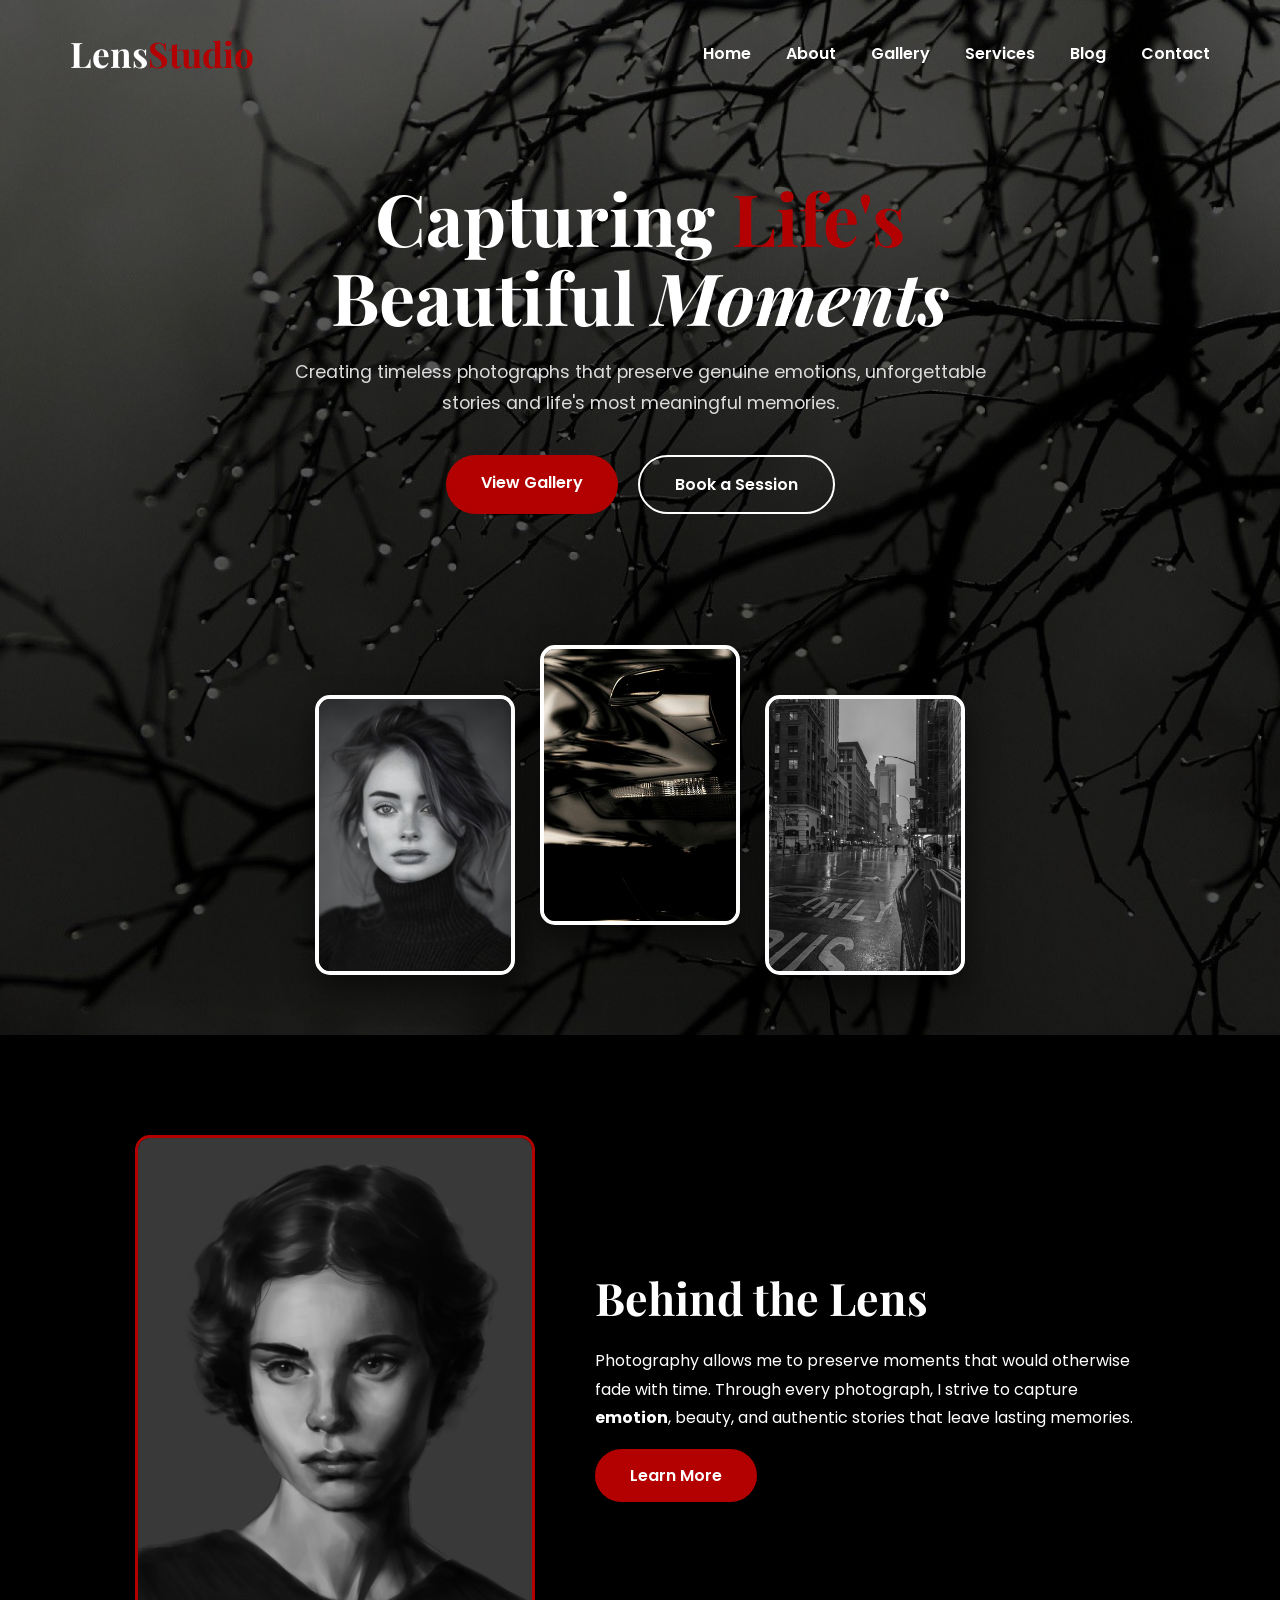
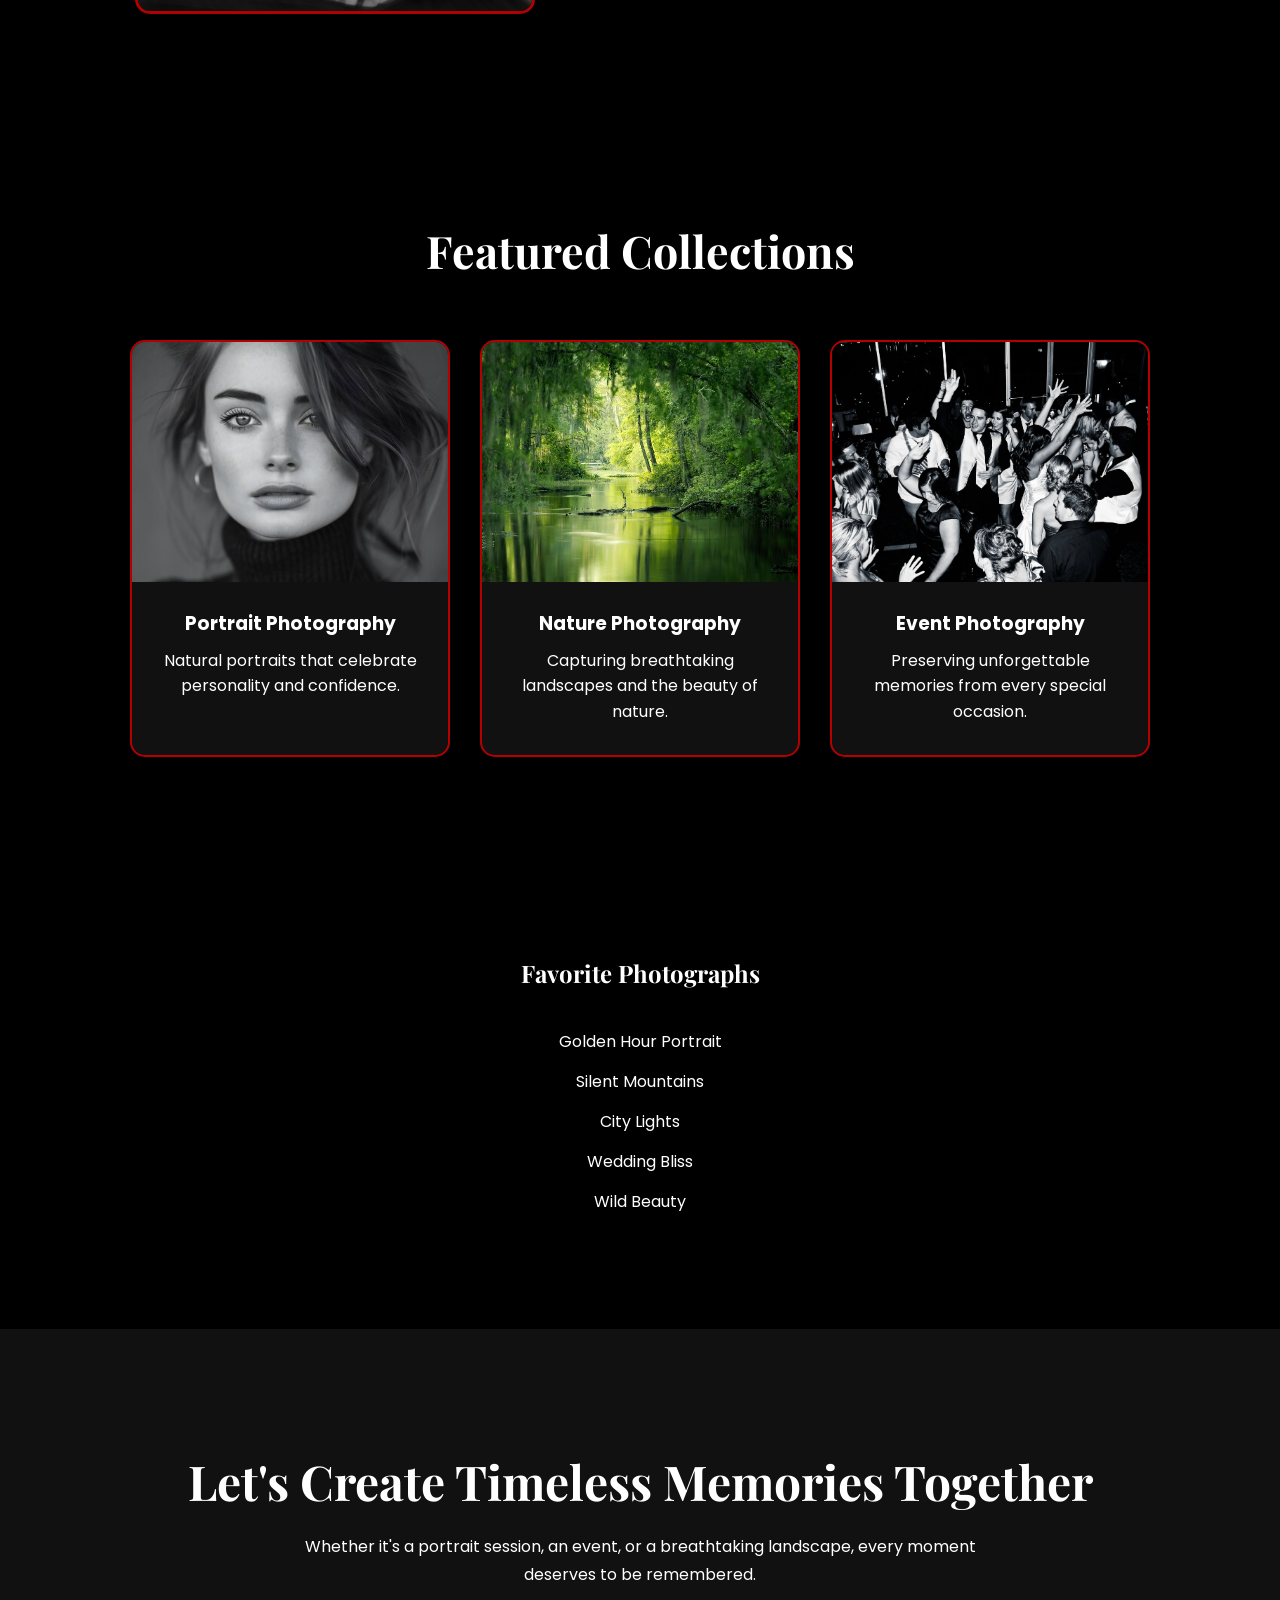
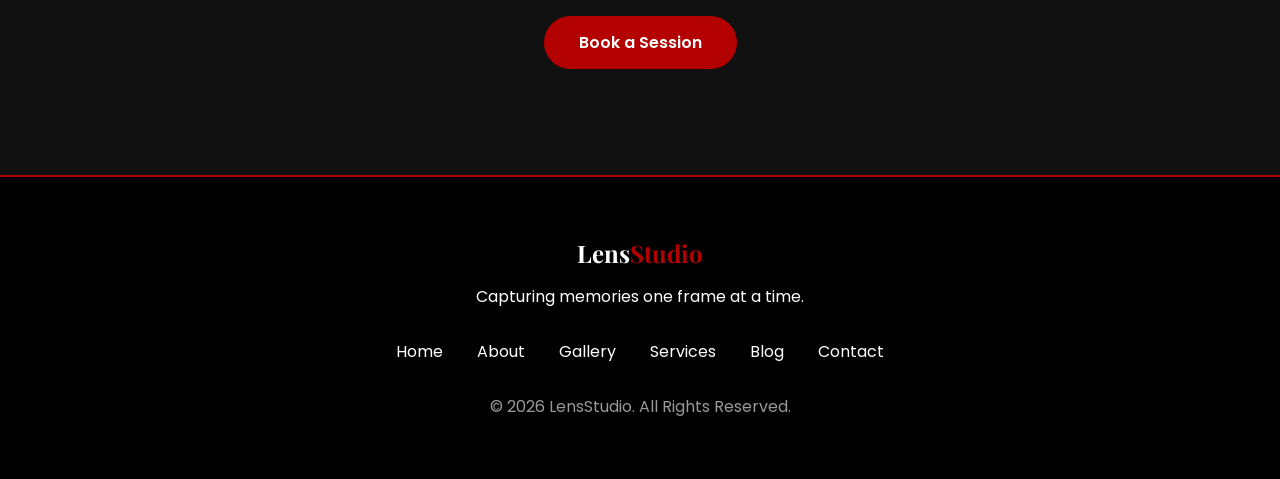
<file: index.html>
<!DOCTYPE html>
<html lang="en">
<head>
    <meta charset="UTF-8">
    <meta name="viewport" content="width=device-width, initial-scale=1.0">
    <title>Photography Portfolio</title>

    <link rel="stylesheet" href="style.css">

    <link rel="preconnect" href="https://fonts.googleapis.com">
    <link rel="preconnect" href="https://fonts.gstatic.com" crossorigin>

    <link href="https://fonts.googleapis.com/css2?family=Playfair+Display:wght@400;600;700&family=Poppins:wght@300;400;500;600&display=swap" rel="stylesheet">

</head>

<body>

<section class="hero">

<nav>

<div class="logo">
<h1>Lens<span>Studio</span></h1>
</div>

<ul>

<li><a href="index.html">Home</a></li>

<li><a href="about.html">About</a></li>

<li><a href="gallery.html">Gallery</a></li>

<li><a href="services.html">Services</a></li>

<li><a href="blog.html">Blog</a></li>

<li><a href="contact.html">Contact</a></li>

</ul>

</nav>


<div class="hero-content">

<h2>
Capturing
<strong>Life's</strong>
Beautiful
<em>Moments</em>
</h2>

<p>

Creating timeless photographs that preserve genuine emotions, unforgettable stories and life's most meaningful memories.

</p>

<div class="buttons">

<a href="gallery.html" class="btn">View Gallery</a>

<a href="contact.html" class="btn2">Book a Session</a>

</div>

</div>


<div class="image-container">

<img src="images/photo1.jpg" class="left" alt="Photography">

<img src="images/photo2.jpg" class="middle" alt="Photography">

<img src="images/photo3.jpg" class="right" alt="Photography">

</div>

</section>

<!-- About preview -->

<section class="about-preview">

    <div class="about-image">
        <img src="images/about.jpg" alt="Photographer">
    </div>

    <div class="about-text">
        <h2>Behind the Lens</h2>

        <p>
            Photography allows me to preserve moments that would otherwise fade with time.
            Through every photograph, I strive to capture <strong>emotion</strong>, beauty,
            and authentic stories that leave lasting memories.
        </p>

        <a href="about.html" class="btn">Learn More</a>
    </div>

</section>

<!-- Featured work -->

<section class="featured">

    <h2>Featured Collections</h2>

    <div class="featured-gallery">

        <div class="card">
            <img src="images/photo1.jpg" alt="Portrait">
            <h3>Portrait Photography</h3>
            <p>Natural portraits that celebrate personality and confidence.</p>
        </div>

        <div class="card">
            <img src="images/gallery2.jpg" alt="Nature">
            <h3>Nature Photography</h3>
            <p>Capturing breathtaking landscapes and the beauty of nature.</p>
        </div>

        <div class="card">
            <img src="images/service2.jpg" alt="Events">
            <h3>Event Photography</h3>
            <p>Preserving unforgettable memories from every special occasion.</p>
        </div>

    </div>

</section>

<!-- favourite photos -->

<section class="favorites">

    <h2>Favorite Photographs</h2>

    <ul>

        <li><a href="images/fav1.jpg" target="_blank">Golden Hour Portrait</a></li>

        <li><a href="images/fav2.jpg" target="_blank">Silent Mountains</a></li>

        <li><a href="images/fav3.jpg" target="_blank">City Lights</a></li>

        <li><a href="images/gallery3.jpg" target="_blank">Wedding Bliss</a></li>

        <li><a href="images/gallery6.jpg" target="_blank">Wild Beauty</a></li>

    </ul>

</section>

<!-- call to action -->

<section class="cta">

    <h2>Let's Create Timeless Memories Together</h2>

    <p>
        Whether it's a portrait session, an event, or a breathtaking landscape,
        every moment deserves to be remembered.
    </p>

    <a href="contact.html" class="btn">Book a Session</a>

</section>

<!-- footer -->

<footer>

    <h2>Lens<span>Studio</span></h2>

    <p>Capturing memories one frame at a time.</p>

    <div class="footer-links">

        <a href="index.html">Home</a>

        <a href="about.html">About</a>

        <a href="gallery.html">Gallery</a>

        <a href="services.html">Services</a>

        <a href="blog.html">Blog</a>

        <a href="contact.html">Contact</a>

    </div>

    <p class="copyright">
        © 2026 LensStudio. All Rights Reserved.
    </p>

</footer>

</body>
</html>
</file>
<file: style.css>
/* general styling */

*{
    margin:0;
    padding:0;
    box-sizing:border-box;
}

body{
    background:#000;
    color:#fff;
    font-family:'Poppins',sans-serif;
}

/* HERO */

.hero{
    min-height:115vh;
    background:
    linear-gradient(rgba(0,0,0,.65),rgba(0,0,0,.65)),
    url("images/hero.jpg");
    background-size:cover;
    background-position:center;
    background-repeat:no-repeat;

    display:grid;
    grid-template-rows:auto 1fr auto;
}

/* navigation */

nav{
    display:flex;
    justify-content:space-between;
    align-items:center;
    padding:30px 70px;
}

.logo h1{
    font-family:'Playfair Display',serif;
    font-size:2.2rem;
    color:#fff;
}

.logo span{
    color:#b30000;
}

nav ul{
    list-style:none;
    display:flex;
    gap:35px;
}

nav ul li a{
    color:#fff;
    text-decoration:none;
    font-weight:600;
    transition:.3s;
}

nav ul li a:hover{
    color:#b30000;
}

/* hero */

.hero-content{
    width:70%;
    max-width:850px;
    margin:auto;

    display:flex;
    flex-direction:column;
    align-items:center;
    justify-content:center;
    text-align:center;
}

.hero-content h2{
    font-family:'Playfair Display',serif;
    font-size:4.5rem;
    line-height:1.1;
    margin-bottom:20px;
}

.hero-content strong{
    color:#b30000;
}

.hero-content em{
    font-style:italic;
}

.hero-content p{
    font-size:1.1rem;
    color:#ddd;
    line-height:1.8;
    max-width:700px;
    margin-bottom:35px;
}

/* buttons */

.buttons{
    display:flex;
    gap:20px;
    margin-bottom:60px;
}

.btn,
.btn2{
    padding:15px 35px;
    border-radius:40px;
    text-decoration:none;
    font-weight:600;
    transition:.3s;
}

.btn{
    background:#b30000;
    color:white;
}

.btn:hover{
    background:white;
    color:black;
}

.btn2{
    color:white;
    border:2px solid white;
}

.btn2:hover{
    background:#b30000;
    border-color:#b30000;
}

/* floating images */

.image-container{
    display:flex;
    justify-content:center;
    align-items:flex-end;
    gap:25px;
    padding-bottom:40px;
}

.image-container img{
    width:200px;
    height:280px;
    object-fit:cover;
    border-radius:15px;
    border:4px solid white;
    box-shadow:0 15px 30px rgba(0,0,0,.5);
    transition:transform .3s ease;
}

.image-container img:hover{
    transform:scale(1.05);
}

.left,
.right{
    margin-bottom:20px;
}

.middle{
    width:260px;
    height:360px;
    margin-bottom:70px;
}

/* about-preview */

.about-preview{
    display:flex;
    justify-content:center;
    align-items:center;
    gap:60px;
    padding:100px 10%;
    background:#000;
}

.about-image img{
    width:400px;
    border-radius:15px;
    border:3px solid #b30000;
}

.about-text{
    max-width:550px;
}

.about-text h2{
    font-family:'Playfair Display', serif;
    font-size:2.8rem;
    margin-bottom:20px;
}

.about-text p{
    line-height:1.8;
    margin-bottom:30px;
}

/* featured */

.featured{
    padding:100px 10%;
    text-align:center;
}

.featured h2{
    font-family:'Playfair Display', serif;
    font-size:2.8rem;
    margin-bottom:60px;
}

.featured-gallery{
    display:flex;
    justify-content:center;
    gap:30px;
    flex-wrap:wrap;
}

.card{
    width:320px;
    background:#111;
    border-radius:15px;
    overflow:hidden;
    border:2px solid #b30000;
    transition:.3s;
}

.card:hover{
    transform:translateY(-10px);
}

.card img{
    width:100%;
    height:240px;
    object-fit:cover;
}

.card h3{
    margin:20px 0 10px;
}

.card p{
    padding:0 20px 30px;
    line-height:1.6;
}

/* favorites */

.favorites{
    padding:100px 10%;
    text-align:center;
}

.favorites h2{
    font-family:'Playfair Display', serif;
    margin-bottom:40px;
}

.favorites ul{
    list-style:none;
}

.favorites li{
    margin:15px 0;
}

.favorites a{
    color:white;
    text-decoration:none;
    transition:.3s;
}

.favorites a:hover{
    color:#b30000;
}

/* cta */

.cta{
    padding:120px 10%;
    text-align:center;
    background:#111;
}

.cta h2{
    font-family:'Playfair Display', serif;
    font-size:3rem;
    margin-bottom:20px;
}

.cta p{
    max-width:700px;
    margin:0 auto 40px;
    line-height:1.8;
}

/* footer */

footer{
    background:#000;
    text-align:center;
    padding:60px 20px;
    border-top:2px solid #b30000;
}

footer h2{
    font-family:'Playfair Display', serif;
    margin-bottom:15px;
}

footer span{
    color:#b30000;
}

.footer-links{
    margin:30px 0;
}

.footer-links a{
    color:white;
    text-decoration:none;
    margin:0 15px;
    transition:.3s;
}

.footer-links a:hover{
    color:#b30000;
}

.copyright{
    color:#999;
    margin-top:25px;
}

/* about hero */

.about-hero{
    background:
    linear-gradient(rgba(0,0,0,.7),rgba(0,0,0,.7)),
    url("images/about-banner.jpg");
    background-size:cover;
    background-position:center;
    text-align:center;
    padding:140px 10%;
}

.about-hero h1{
    font-family:'Playfair Display',serif;
    font-size:4rem;
    color:#fff;
    margin-bottom:20px;
}

.about-hero p{
    max-width:750px;
    margin:auto;
    line-height:1.8;
    color:#ddd;
    font-size:1.1rem;
}

/* about main */

.about-main{
    display:flex;
    justify-content:center;
    align-items:center;
    gap:70px;
    padding:100px 10%;
    background:#000;
    flex-wrap:wrap;
}

.about-photo img{
    width:420px;
    max-width:100%;
    border-radius:15px;
    border:3px solid #b30000;
    box-shadow:0 15px 35px rgba(0,0,0,.5);
}

.about-info{
    max-width:600px;
}

.about-info h2{
    font-family:'Playfair Display',serif;
    font-size:2.8rem;
    margin-bottom:25px;
}

.about-info p{
    line-height:1.9;
    color:#ddd;
    margin-bottom:20px;
}

/* skills */

.skills{
    padding:100px 10%;
    text-align:center;
}

.skills h2{
    font-family:'Playfair Display',serif;
    font-size:2.8rem;
    margin-bottom:60px;
}

.skills-container{
    display:flex;
    justify-content:center;
    gap:30px;
    flex-wrap:wrap;
}

.skill-card{
    width:320px;
    background:#111;
    border:2px solid #b30000;
    border-radius:15px;
    padding:40px 25px;
    transition:.3s;
}

.skill-card:hover{
    transform:translateY(-10px);
}

.skill-card h3{
    margin-bottom:20px;
    color:#b30000;
}

.skill-card p{
    line-height:1.7;
}

/* quote */

.quote{
    padding:120px 10%;
    background:#111;
    text-align:center;
}

.quote h2{
    font-family:'Playfair Display',serif;
    font-size:2.8rem;
    font-style:italic;
    max-width:900px;
    margin:auto;
    color:#fff;
}

/* gallery-hero */

.gallery-hero{
    background:linear-gradient(rgba(0,0,0,.7),rgba(0,0,0,.7)),
    url("images/gallery-banner.jpg");
    background-size:cover;
    background-position:center;
    text-align:center;
    padding:140px 10%;
}

.gallery-hero h1{
    font-family:'Playfair Display',serif;
    font-size:4rem;
    margin-bottom:20px;
}

.gallery-hero p{
    max-width:700px;
    margin:auto;
    color:#ddd;
    line-height:1.8;
}

/* gallery */

.gallery-section{
    padding:100px 8%;
    background:#000;
}

.gallery-section h2{
    text-align:center;
    font-family:'Playfair Display',serif;
    font-size:2.8rem;
    margin-bottom:60px;
}

.gallery-grid{
    display:grid;
    grid-template-columns:repeat(auto-fit,minmax(280px,1fr));
    gap:25px;
}

.gallery-item{
    overflow:hidden;
    border-radius:15px;
    border:2px solid #b30000;
}

.gallery-item img{
    width:100%;
    height:320px;
    object-fit:cover;
    transition:.4s;
    display:block;
}

.gallery-item:hover img{
    transform:scale(1.08);
}

/* quote */

.gallery-quote{
    background:#111;
    text-align:center;
    padding:100px 10%;
}

.gallery-quote h2{
    font-family:'Playfair Display',serif;
    font-size:2.5rem;
    font-style:italic;
}

/* services-hero */

.services-hero{
    background:
    linear-gradient(rgba(0,0,0,.7),rgba(0,0,0,.7)),
    url("images/services-banner.jpg");
    background-size:cover;
    background-position:center;
    text-align:center;
    padding:140px 10%;
}

.services-hero h1{
    font-family:'Playfair Display',serif;
    font-size:4rem;
    margin-bottom:20px;
}

.services-hero p{
    max-width:700px;
    margin:auto;
    line-height:1.8;
    color:#ddd;
}

/* services */

.services{
    padding:100px 8%;
}

.services h2{
    text-align:center;
    font-family:'Playfair Display',serif;
    font-size:2.8rem;
    margin-bottom:60px;
}

.services-container{
    display:grid;
    grid-template-columns:repeat(auto-fit,minmax(300px,1fr));
    gap:30px;
}

.service-card{
    background:#111;
    border:2px solid #b30000;
    border-radius:15px;
    overflow:hidden;
    transition:.3s;
}

.service-card:hover{
    transform:translateY(-10px);
}

.service-card img{
    width:100%;
    height:230px;
    object-fit:cover;
}

.service-card h3{
    color:#b30000;
    padding:20px 20px 10px;
}

.service-card p{
    padding:0 20px 30px;
    line-height:1.7;
}

/* booking */

.booking{
    background:#111;
    text-align:center;
    padding:100px 10%;
}

.booking h2{
    font-family:'Playfair Display',serif;
    font-size:2.8rem;
    margin-bottom:20px;
}

.booking p{
    max-width:650px;
    margin:0 auto 35px;
    line-height:1.8;
}

/* blog hero */

.blog-hero{
    background:
    linear-gradient(rgba(0,0,0,.7),rgba(0,0,0,.7)),
    url("images/blog-banner.jpg");
    background-size:cover;
    background-position:center;
    text-align:center;
    padding:140px 10%;
}

.blog-hero h1{
    font-family:'Playfair Display',serif;
    font-size:4rem;
    margin-bottom:20px;
}

.blog-hero p{
    max-width:700px;
    margin:auto;
    line-height:1.8;
    color:#ddd;
}

/* blog posts */

.blog-posts{
    padding:100px 8%;
}

.blog-posts h2{
    text-align:center;
    font-family:'Playfair Display',serif;
    font-size:2.8rem;
    margin-bottom:60px;
}

.posts-container{
    display:grid;
    grid-template-columns:repeat(auto-fit,minmax(320px,1fr));
    gap:30px;
}

.post-card{
    background:#111;
    border:2px solid #b30000;
    border-radius:15px;
    overflow:hidden;
    transition:.3s;
}

.post-card:hover{
    transform:translateY(-10px);
}

.post-card img{
    width:100%;
    height:230px;
    object-fit:cover;
}

.post-card h3{
    color:#b30000;
    padding:20px;
}

.post-card p{
    padding:0 20px 20px;
    line-height:1.7;
}

.post-card a{
    display:inline-block;
    margin:0 20px 25px;
    color:#fff;
    text-decoration:none;
    font-weight:bold;
    transition:.3s;
}

.post-card a:hover{
    color:#b30000;
}

/* tips */

.tips{
    background:#111;
    padding:100px 10%;
}

.tips h2{
    text-align:center;
    font-family:'Playfair Display',serif;
    font-size:2.8rem;
    margin-bottom:40px;
}

.tips ul{
    max-width:700px;
    margin:auto;
    line-height:2;
    list-style:none;
}

.tips li{
    margin-bottom:15px;
    border-left:4px solid #b30000;
    padding-left:15px;
}

/* contact hero */

.contact-hero{
    background:
    linear-gradient(rgba(0,0,0,.7),rgba(0,0,0,.7)),
    url("images/contact-banner.jpg");
    background-size:cover;
    background-position:center;
    text-align:center;
    padding:140px 10%;
}

.contact-hero h1{
    font-family:'Playfair Display',serif;
    font-size:4rem;
    margin-bottom:20px;
}

.contact-hero p{
    max-width:700px;
    margin:auto;
    line-height:1.8;
    color:#ddd;
}

/* contact section */

.contact-section{
    display:flex;
    justify-content:center;
    align-items:flex-start;
    gap:60px;
    padding:100px 8%;
    flex-wrap:wrap;
}

.contact-info,
.contact-form{
    flex:1;
    min-width:320px;
}

.contact-info h2,
.contact-form h2{
    font-family:'Playfair Display',serif;
    font-size:2.5rem;
    margin-bottom:20px;
}

.contact-info p{
    line-height:1.8;
    margin-bottom:20px;
}

.info h3{
    color:#b30000;
    margin-top:20px;
}

.contact-form form{
    display:flex;
    flex-direction:column;
    gap:20px;
}

.contact-form input,
.contact-form textarea{
    background:#111;
    color:white;
    border:2px solid #333;
    border-radius:10px;
    padding:15px;
    font-size:1rem;
    outline:none;
    transition:.3s;
}

.contact-form input:focus,
.contact-form textarea:focus{
    border-color:#b30000;
}

/* faq */

.faq{
    background:#111;
    padding:100px 8%;
}

.faq h2{
    text-align:center;
    font-family:'Playfair Display',serif;
    font-size:2.8rem;
    margin-bottom:50px;
}

.faq-container{
    display:grid;
    grid-template-columns:repeat(auto-fit,minmax(300px,1fr));
    gap:30px;
}

.faq-card{
    background:#000;
    border:2px solid #b30000;
    border-radius:15px;
    padding:30px;
    transition:.3s;
}

.faq-card:hover{
    transform:translateY(-8px);
}

.faq-card h3{
    color:#b30000;
    margin-bottom:15px;
}

.faq-card p{
    line-height: 1.7;
}
</file>
